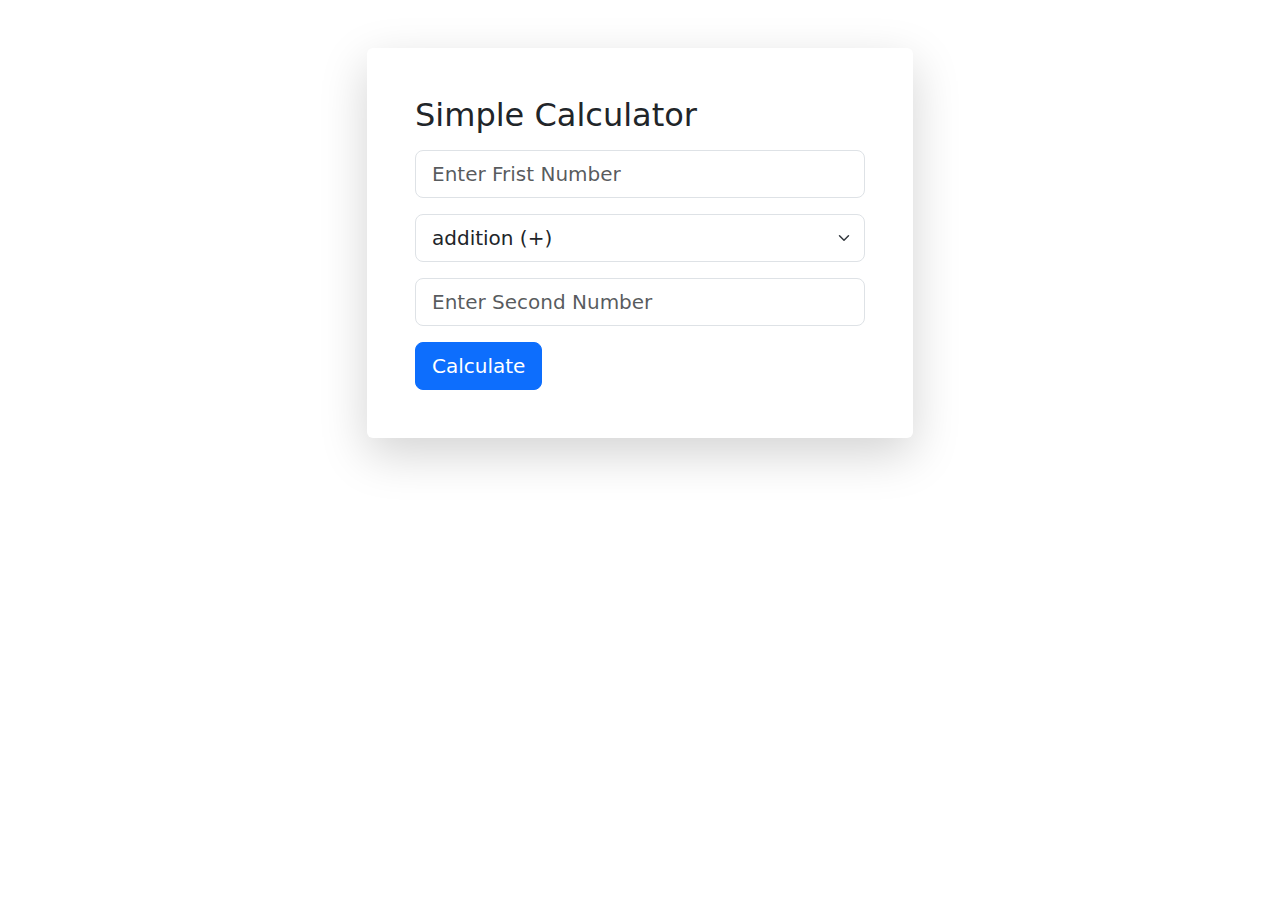
<file: calculator/index.html>
<!DOCTYPE html>
<html lang="en">
  <head>
    <meta charset="UTF-8" />
    <meta name="viewport" content="width=device-width, initial-scale=1.0" />
    <title>calculator</title>
    <link
      rel="stylesheet"
      href="https://cdn.jsdelivr.net/npm/bootstrap@5.3.3/dist/css/bootstrap.min.css"
    />

  </head>
  <body >
    <div class="container pt-5">
      <div class="row align-items-center align-middle">
        <div class="col-lg-6 offset-lg-3">
          <div class="calculator_wrapper">
            <form
              id="calculatorForm"
              class="calculator_box p-5 rounded shadow-lg"
            >
              <h2 class="mb-3">Simple Calculator</h2>
              <div class="input_item input-group-lg mb-3">
                <input
                  id="num1"
                  class="form-control"
                  type="text"
                  placeholder="Enter Frist Number"
                />
              </div>
              <div class="input_item input-group-lg mb-3">
                <select id="calculateOperators" class="form-select">
                  <option value="addition">addition (+)</option>
                  <option value="subtraction">subtraction (-)</option>
                  <option value="multiplication">multiplication (*)</option>
                  <option value="division">division (/)</option>
                </select>
              </div>
              <div class="input_item input-group-lg mb-3">
                <input
                  id="num2"
                  class="form-control"
                  type="text"
                  placeholder="Enter Second Number"
                />
              </div>
              <div class="input_item input-group-lg">
                <button class="btn btn-primary" type="submit">Calculate</button>
              </div>
              <div
                id="result"
                class="alert alert-success mt-3"
                style="display: none"
              ></div>
            </form>
          </div>
        </div>
      </div>
    </div>

    <script src="https://cdn.jsdelivr.net/npm/bootstrap@5.3.3/dist/js/bootstrap.bundle.min.js"></script>
    <script src="js/main.js"></script>
  </body>
</html>
</file>
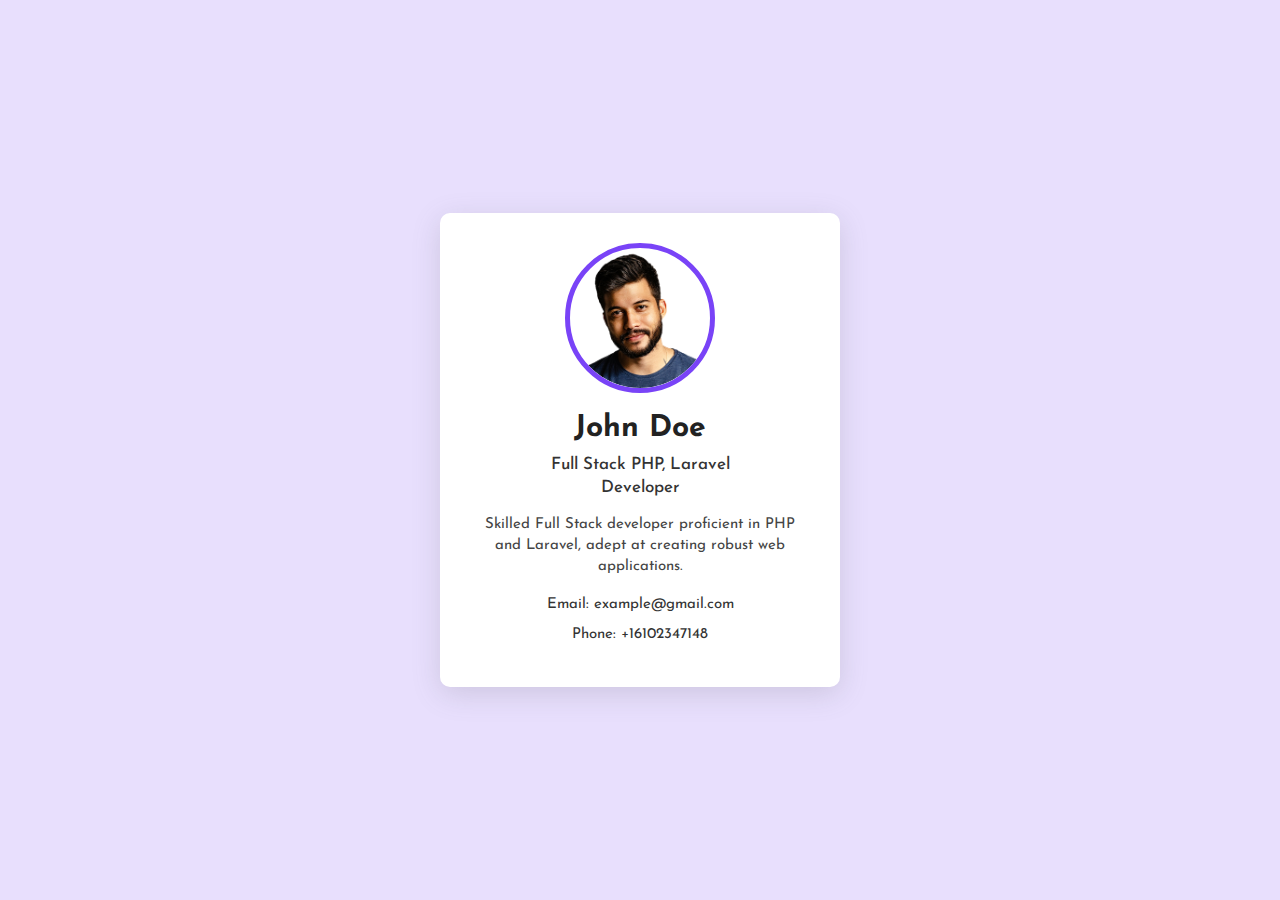
<file: profile_card/index.html>
<!DOCTYPE html>
<html lang="en">
<head>
    <meta charset="UTF-8">
    <meta name="viewport" content="width=device-width, initial-scale=1.0">
    <title>Profile Card</title>
    <link rel="stylesheet" href="css/style.css">
</head>
<body>

    <div class="profile_card_area">
        <div class="pc_wrapper">
            <div class="profile_card">
                <div class="pc_img">
                    <img src="img/pcimg.png" alt="">
                </div>
                <div class="pc_content">
                    <h2 class="name">John Doe</h2>
                    <span class="Occupation">Full Stack PHP, Laravel<br> Developer</span>
                    <p>Skilled Full Stack developer proficient in PHP and Laravel, adept at creating robust web applications.</p>
                    <div class="coninfo">
                        <ul>
                            <li><a href="mailto:example@gmail.com">Email: example@gmail.com</a></li>
                            <li><a href="tel:+16102347148">Phone: +16102347148</a></li>
                        </ul>
                    </div>
                </div>
            </div>
        </div>
    </div>
    
</body>
</html>
</file>
<file: profile_card/css/style.css>
@import url('https://fonts.googleapis.com/css2?family=Josefin+Sans:ital,wght@0,100..700;1,100..700&display=swap');

*{
    padding: 0;
    margin: 0;
    box-sizing: border-box;
}
body{
    font-family: "Josefin Sans", sans-serif;
}
.pc_wrapper {
    display: flex;
    width: 100%;
    height: 100vh;
    align-items: center;
    justify-content: center;
    background: #E8DFFD;
    
}
.profile_card{
    width: 400px;
    background: #fff;
    box-shadow: rgba(100, 100, 111, 0.2) 0px 7px 29px 0px;
    border-radius: 10px;
    padding: 30px 30px;
}
.pc_img {
    width: 150px;
    height: 150px;
    margin: 0 auto;
    background: #fff;
    overflow: hidden;
    object-fit: cover;
    border-radius: 50%;
    margin-bottom: 20px;
    border: 5px solid #7943f7;
}
.pc_img img{
    width: 100%;
    height: 100%;
    object-fit: cover;
    border-radius: 50%;
}
.pc_content{
    text-align: center;
}
.pc_content .name{
    font-size: 30px;
    margin-bottom: 10px;
    text-transform: capitalize;
    color: #222;
}
.pc_content .Occupation{
    font-size: 17px;
    margin-bottom: 15px;
    color: #333;
    line-height: 1.3;
    display: block;
    margin-bottom: 15px;
    font-weight: 500;
}
.pc_content p{
    color: #444;
    font-size: 15px;
    line-height: 1.4;
}
.coninfo ul {
    margin-top: 20px;
}
.coninfo ul li{
    list-style: none;
    margin-bottom: 15px;
    font-size: 15px;
}
.coninfo ul li a{
    text-decoration: none;
    color: #333;
    font-weight: 400;
}
</file>
